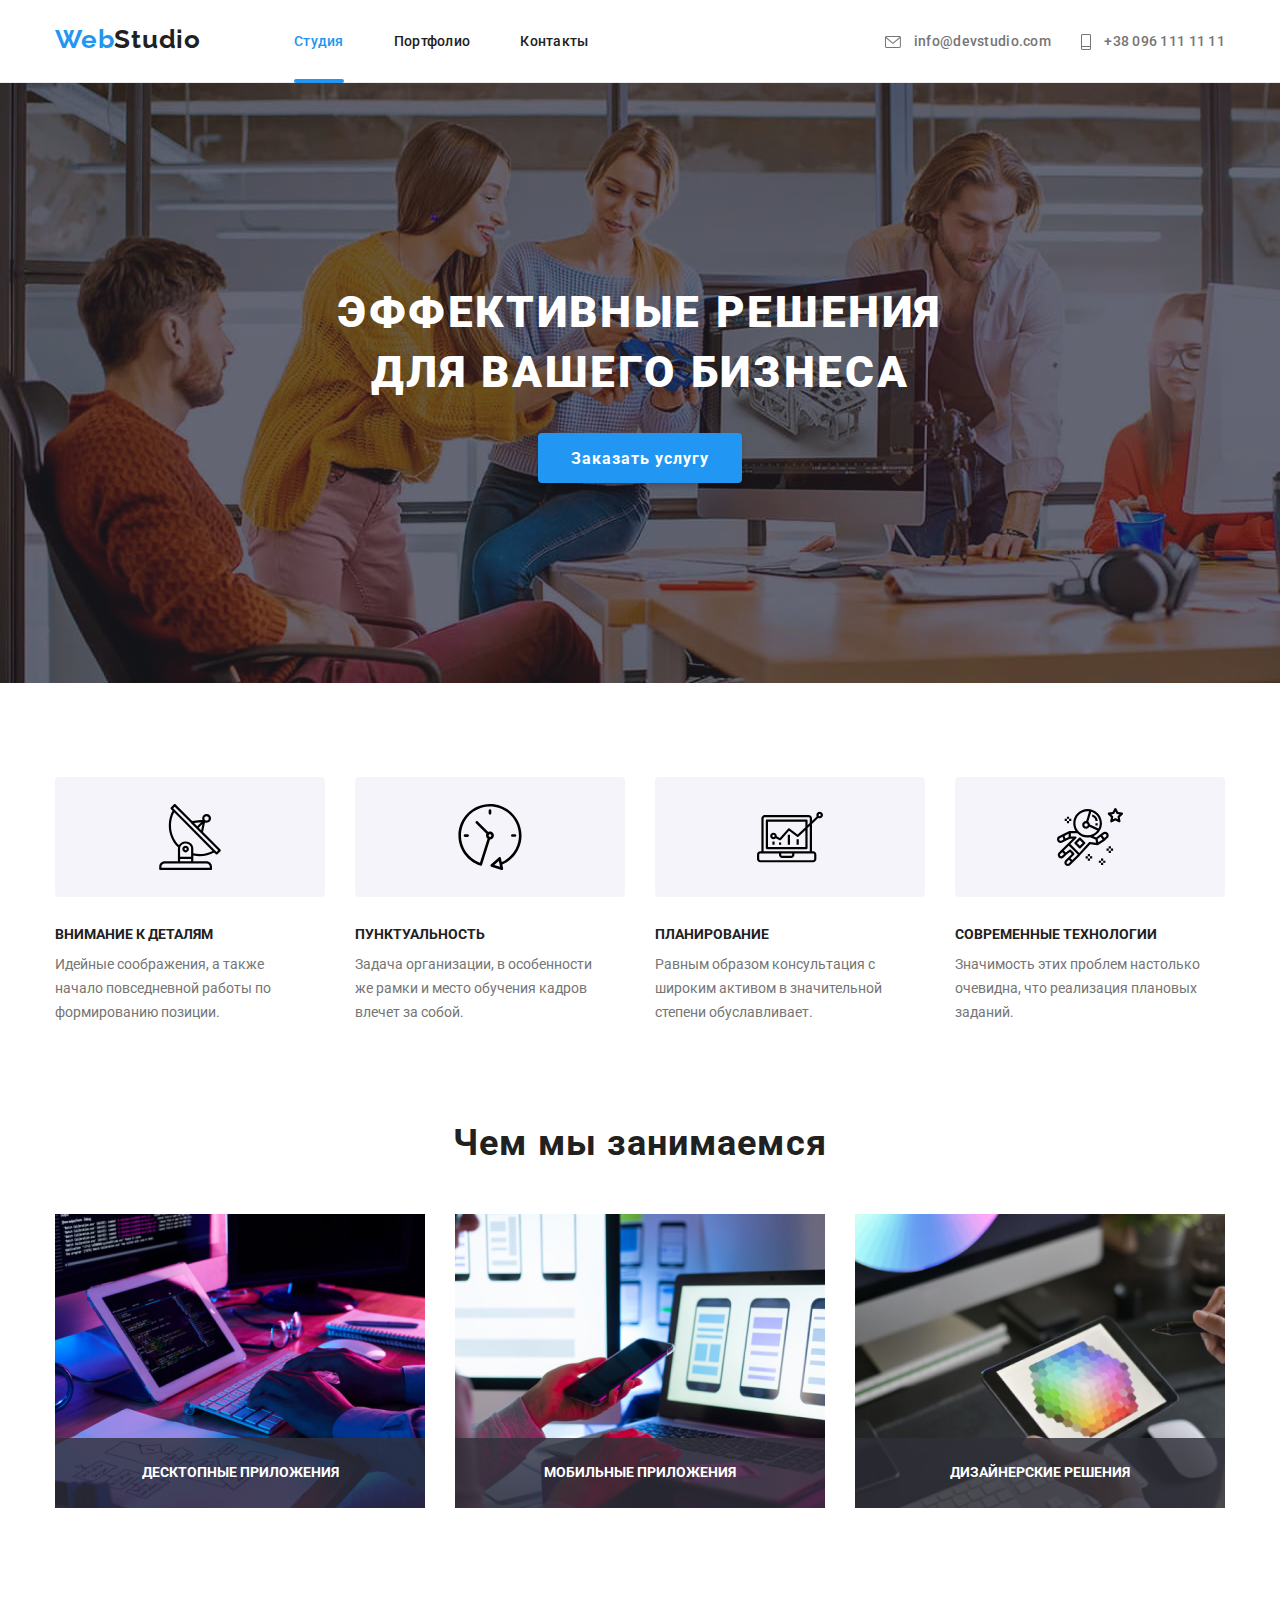
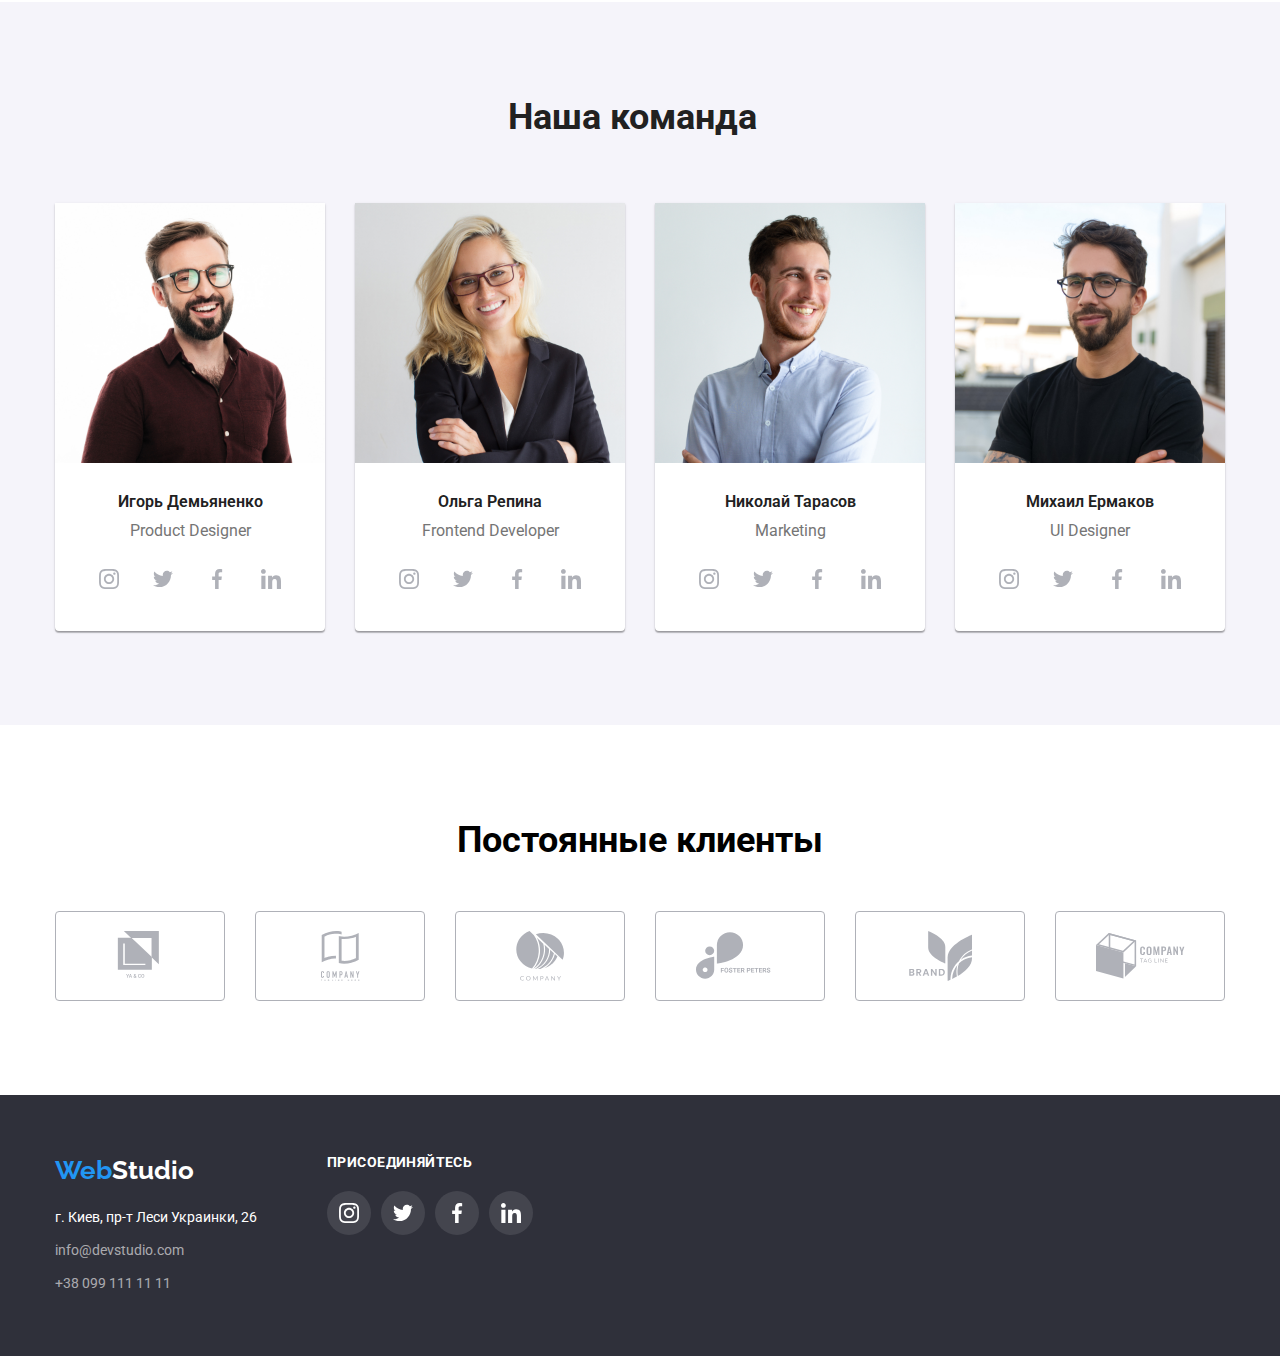
<file: index.html>
<!DOCTYPE html>
<html lang="ru">
    <head>
        <meta charset="UTF-8">
        <meta name="viewport" content="width=device-width, initial-scale=1.0">
        <title lang="en">WebStudio</title>
        <link rel="stylesheet" href="https://cdnjs.cloudflare.com/ajax/libs/modern-normalize/1.0.0/modern-normalize.min.css">
        <link rel="stylesheet" href="https://fonts.googleapis.com/css2?family=Raleway:wght@700&family=Roboto:wght@400;500;700;900&display=swap">
        <link rel="stylesheet" href="https://cdnjs.cloudflare.com/ajax/libs/animate.css/4.1.1/animate.min.css" />
        <link rel="stylesheet" href="./style.css">
    </head>
    <!--Header-->
    <body class="general-style">
        <header class="header-style">
            <div class="header-container nav-container">
                <nav class="">
                    <ul class="list nav-list">
                        <li class="logo-header-position">
                            <a href="./index.html" lang="en" class="logo-header">Web<span class="logo-black">Studio</span></a>
                        </li>
                        <li class="nav-position">
                            <div class="accent-line">
                                <a href="./index.html" class="navigate studio current">Студия</a>
                            </div>
                        </li>
                        <li class="nav-position">
                            <div class="accent-line">
                                <a href="./portfolio-folder/portfolio.html" target="_blank"
                                class="navigate portfolio">Портфолио</a>
                            </div>
                        </li>
                        <li class="nav-position">
                            <div class="accent-line">
                                <a href="#" class="navigate contacts">Контакты</a>
                            </div>
                        </li>
                    </ul>
                </nav>
                <ul class="list contacts-list">
                    <li class="contact-item">
                        <a class="link contact-container" href="mailto:info@devstudio.com">
                            <svg class="mail-icon">
                                <use href="./css/sprite.svg#icon-envelope_header"></use>
                            </svg>
                            info@devstudio.com
                        </a>
                    </li>
                    <li class="contact-item">
                        <a class="link contact-container" href="tel:+380961111111">
                            <svg class="tel-icon">
                                <use href="./css/sprite.svg#icon-cellphone_header"></use>
                            </svg>
                            +38 096 111 11 11
                        </a>
                    </li>
                </ul>
            </div>
        </header>
            <!--Hero-->
            <!--Первая секция-->
        <main>   
            <section class="first-section">
                <div class="first-container">
                    <h1 class="h1-style">Эффективные решения для вашего бизнеса</h1>
                    <div class="first-btn-style">
                        <button type="button" class="btn-order" data-modal-open>Заказать услугу</button>
                    </div>
                </div>
            </section>
            <!--Вторая секция-->
            <section class="second-section">
                <div class="second-container">
                    <h2 class="invisible">Сильные стороны компании</h2>
                    <ul class="list strengths-position">
                        <li class="strengths-item">
                            <div class="strengths-bg">
                                <svg class="attention-icon" width="70" height="70">
                                    <use href="./css/sprite.svg#icon-attention_img"></use>
                                </svg>
                            </div>
                            <h3 class="strengths-title">Внимание к деталям</h3>
                            <p class="strengths-text text-at">
                            Идейные соображения, а также начало повседневной работы 
                            по формированию позиции.
                            </p>
                        </li>
                        <li class="strengths-item">
                            <div class="strengths-bg">
                                <svg class="punctuality-icon" width="70" height="70">
                                    <use href="./css/sprite.svg#icon-punctual_img"></use>
                                </svg>
                            </div>
                            <h3 class="strengths-title">Пунктуальность</h3>
                            <p class="strengths-text text-pt">
                                Задача организации, в особенности же рамки 
                                и место обучения кадров влечет за собой.
                            </p>
                        </li>
                        <li class="strengths-item">
                            <div class="strengths-bg">
                                <svg class="planning-icon" width="70" height="70">
                                    <use href="./css/sprite.svg#icon-planning_img"></use>
                                </svg>
                            </div>
                            <h3 class="strengths-title">Планирование</h3>
                            <p class="strengths-text text-pl">
                                Равным образом консультация с широким 
                                активом в значительной степени обуславливает.
                            </p>
                        </li>
                        <li class="strengths-item">
                            <div class="strengths-bg">
                                <svg class="modern-techs-icon" width="70" height="70">
                                    <use href="./css/sprite.svg#icon-modern_img"></use>
                                </svg>
                            </div>
                            <h3 class="strengths-title">Современные технологии</h3>
                            <p class="strengths-text text-mt">
                                Значимость этих проблем настолько 
                                очевидна, что реализация плановых заданий.
                            </p>
                        </li>
                    </ul>
                </div>
            </section>
            <!--Третья секция-->
            <section class="third-section">
                <div class="third-container">  
                    <h2 class="activity-title">Чем мы занимаемся</h2>
                    <ul class="list activity-list">
                        <li class="img-position">
                            <div class="thumb">
                                <img class="activity-img" src="./css/specin/img.jpg" alt="набор на клавиатуре">
                                <p class="activity-text">Десктопные приложения</p>
                            </div>
                        </li>
                        <li class="img-position">
                            <div class="thumb">
                                <img class="activity-img" src="./css/specin/img-1.jpg" alt="работа на ноут-буке с телефоном в руке">
                                <p class="activity-text">Мобильные приложения</p>
                            </div>
                        </li>
                        <li class="img-position">
                            <div class="thumb">
                                <img class="activity-img" src="./css/specin/img-2.jpg" alt="работа с планшетом">
                                <p class="activity-text">Дизайнерские решения</p>
                            </div>
                        </li>
                    </ul>
                </div>
            </section>

            <!--Четвертая секция-->

            <section class="fourth-section">
                <div class="fourth-container">
                    <h2 class="team-title">Наша команда</h2>
                    <ul class="list team-position">
                        <li class="team-item">
                        <div>
                            <img src="./css/ourteam/igor.jpg" alt="Игорь Демьяненко" width="270"
                            height="260">
                            <h3 class="text-link">
                                Игорь Демьяненко
                            </h3>
                            <p lang="en" class="text-p">Product Designer</p>
                            <ul class="list social-list">
                                <li class="">
                                    <a class="link social-list-link" href="#">
                                        <svg class="social-list-icon">
                                            <use href="./css/sprite.svg#icon-instagram_img"></use>
                                        </svg>
                                    </a>
                                </li>
                                <li class="">
                                    <a class="link social-list-link" href="#">
                                        <svg class="social-list-icon">
                                            <use href="./css/sprite.svg#icon-twitter_img"></use>
                                        </svg>
                                    </a>
                                </li>
                                <li class="">
                                    <a class="link social-list-link" href="#">
                                        <svg class="social-list-icon">
                                            <use href="./css/sprite.svg#icon-facebook_img"></use>
                                        </svg>
                                    </a>
                                </li>
                                <li class="">
                                    <a class="link social-list-link" href="#">
                                        <svg class="social-list-icon">
                                            <use href="./css/sprite.svg#icon-linkedin_img"></use>
                                        </svg>
                                    </a>
                                </li>
                            </ul>
                        </div>
                        </li>
                        <li class="team-item">
                            <div class="team-link"><img src="./css/ourteam/olga.jpg" alt="Ольга Репина" width="270"
                                    height="260">
                                <h3 class="text-link">
                                    Ольга Репина
                                </h3>
                                <p lang="en" class="text-p">Frontend Developer</p>
                                <ul class="list social-list">
                                <li class="">
                                    <a class="link social-list-link" href="#">
                                        <svg class="social-list-icon">
                                            <use href="./css/sprite.svg#icon-instagram_img"></use>
                                        </svg>
                                    </a>
                                </li>
                                <li class="">
                                    <a class="link social-list-link" href="#">
                                        <svg class="social-list-icon">
                                            <use href="./css/sprite.svg#icon-twitter_img"></use>
                                        </svg>
                                    </a>
                                </li>
                                <li class="">
                                    <a class="link social-list-link" href="#">
                                        <svg class="social-list-icon">
                                            <use href="./css/sprite.svg#icon-facebook_img"></use>
                                        </svg>
                                    </a>
                                </li>
                                <li class="">
                                    <a class="link social-list-link" href="#">
                                        <svg class="social-list-icon">
                                            <use href="./css/sprite.svg#icon-linkedin_img"></use>
                                        </svg>
                                    </a>
                                </li>
                                </ul>
                            </div>
                        </li>
                        <li class="team-item">
                            <div class="team-link"><img src="./css/ourteam/nikolai.jpg" alt="Николай Тарасов" width="270"
                                    height="260">
                                <h3 class="text-link">
                                    Николай Тарасов
                                </h3>
                                <p lang="en" class="text-p">Marketing</p>
                                <ul class="list social-list">
                                    <li class="">
                                        <a class="link social-list-link" href="#">
                                            <svg class="social-list-icon">
                                                <use href="./css/sprite.svg#icon-instagram_img"></use>
                                            </svg>
                                        </a>
                                    </li>
                                    <li class="">
                                        <a class="link social-list-link" href="#">
                                            <svg class="social-list-icon">
                                                <use href="./css/sprite.svg#icon-twitter_img"></use>
                                            </svg>
                                        </a>
                                    </li>
                                    <li class="">
                                        <a class="link social-list-link" href="#">
                                            <svg class="social-list-icon">
                                                <use href="./css/sprite.svg#icon-facebook_img"></use>
                                            </svg>
                                        </a>
                                    </li>
                                    <li class="">
                                        <a class="link social-list-link" href="#">
                                            <svg class="social-list-icon">
                                                <use href="./css/sprite.svg#icon-linkedin_img"></use>
                                            </svg>
                                        </a>
                                    </li>
                                </ul>
                            </div>
                        </li>
                        <li class="team-item">
                            <div class="team-link"><img src="./css/ourteam/michail.jpg" alt="Михаил Ермаков" width="270"
                                    height="260">
                                <h3 class="text-link">
                                    Михаил Ермаков
                                </h3>
                                <p lang="en" class="text-p">UI Designer</p>
                                <ul class="list social-list">
                                    <li class="">
                                        <a class="link social-list-link" href="#">
                                            <svg class="social-list-icon">
                                                <use href="./css/sprite.svg#icon-instagram_img"></use>
                                            </svg>
                                        </a>
                                    </li>
                                    <li class="">
                                        <a class="link social-list-link" href="#">
                                            <svg class="social-list-icon">
                                                <use href="./css/sprite.svg#icon-twitter_img"></use>
                                            </svg>
                                        </a>
                                    </li>
                                    <li class="">
                                        <a class="link social-list-link" href="#">
                                            <svg class="social-list-icon">
                                                <use href="./css/sprite.svg#icon-facebook_img"></use>
                                            </svg>
                                        </a>
                                    </li>
                                    <li class="">
                                        <a class="link social-list-link" href="#">
                                            <svg class="social-list-icon">
                                                <use href="./css/sprite.svg#icon-linkedin_img"></use>
                                            </svg>
                                        </a>
                                    </li>
                                </ul>
                            </div>
                        </li>
                    </ul>
                </div>
            </section>

            <!--Пятая секция-->

            <section class="fifth-section">
                <div class="fifth-container">
                    <h2 class="clients-title">Постоянные клиенты</h2>
                    <ul class="list clients-position">
                        <li class="clients-item">
                            <a class="link clients-link" href="#">
                                <svg class="clients-icon">
                                    <use
                                        href="./css/sprite.svg#icon-yaco_client_img"
                                    ></use>
                                </svg>
                            </a>
                        </li>
                        <li class="clients-item">
                            <a class="link clients-link" href="#">
                                <svg class="clients-icon">
                                    <use
                                        href="./css/sprite.svg#icon-tagline_client_img"
                                    ></use>
                                </svg>
                            </a>
                        </li>
                        <li class="clients-item">
                            <a class="link clients-link" href="#">
                                <svg class="clients-icon">
                                    <use
                                        href="./css/sprite.svg#icon-company_client_img"
                                    ></use>
                                </svg>
                            </a>
                        </li>
                        <li class="clients-item">
                            <a class="link clients-link" href="#">
                                <svg class="clients-icon">
                                    <use
                                        href="./css/sprite.svg#icon-fosters_client_img"
                                    ></use>
                                </svg>
                            </a>
                        </li>
                        <li class="clients-item">
                            <a class="link clients-link" href="#">
                                <svg class="clients-icon">
                                    <use
                                        href="./css/sprite.svg#icon-brand_client_img"
                                    ></use>
                                </svg>
                            </a>
                        </li>
                        <li class="clients-item">
                            <a class="link clients-link" href="#">
                                <svg class="clients-icon">
                                    <use
                                        href="./css/sprite.svg#icon-sixth_client_img"
                                    ></use>
                                </svg>
                            </a>
                        </li>
                    </ul>
                </div>
            </section>
        </main>

        <!--Подвал-->

        <footer class="footer-section">
            <div class="footer-container">
                <div class="footer-left">
                    <a href="./index.html" lang="en" class="logo-footer">Web<span class="logowhite">Studio</span></a>
                    <address>
                        <ul class="list">
                            <li class="footer-position">
                                <a class="footer-item maps-ft" href="https://goo.gl/maps/K3a9Xga9qzkyoFFn6" target="_blank">
                                    г. Киев, пр-т Леси Украинки, 26
                                </a>
                            </li>
                            <li class="footer-position">
                                <a class="footer-item mail-ft" href="mailto:info@devstudio.com">info@devstudio.com</a>
                            </li>
                            <li class="footer-position">
                                <a class="footer-item tel-ft" href="tel:+380991111111">+38 099 111 11 11</a>
                            </li>
                        </ul>
                    </address>
                </div>
                <div class="footer-right">
                    <h3 class="footer-join">присоединяйтесь</h3>
                    <ul class="list social-list-ft">
                        <li class="icons-position-ft">
                            <a class="link social-link-ft" href="#">
                                <svg class="social-icon-ft">
                                    <use href="./css/sprite.svg#icon-instagram_img"></use>
                                </svg>
                            </a>
                        </li>
                        <li class="icons-position-ft">
                            <a class="link social-link-ft" href="#">
                                <svg class="social-icon-ft">
                                    <use href="./css/sprite.svg#icon-twitter_img"></use>
                                </svg>
                            </a>
                        </li>
                        <li class="icons-position-ft">
                            <a class="link social-link-ft" href="#">
                                <svg class="social-icon-ft">
                                    <use href="./css/sprite.svg#icon-facebook_img"></use>
                                </svg>
                            </a>
                        </li>
                        <li class="icons-position-ft">
                            <a class="link social-link-ft" href="#">
                                <svg class="social-icon-ft">
                                    <use href="./css/sprite.svg#icon-linkedin_img"></use>
                                </svg>
                            </a>
                        </li>
                    </ul>
                </div>
            </div>
        </footer>
        <div class="backdrop is-hidden" data-modal>
            <div class="modal">
                <svg class="modal-img">
                    <use href="./css/sprite.svg#icon-close"></use>
                </svg>
                <button type="button" class="modal-close-btn" data-modal-close></button>
            </div>
        </div>

        <script src="./js/modal.js"></script>
    </body>
</html>
</file>
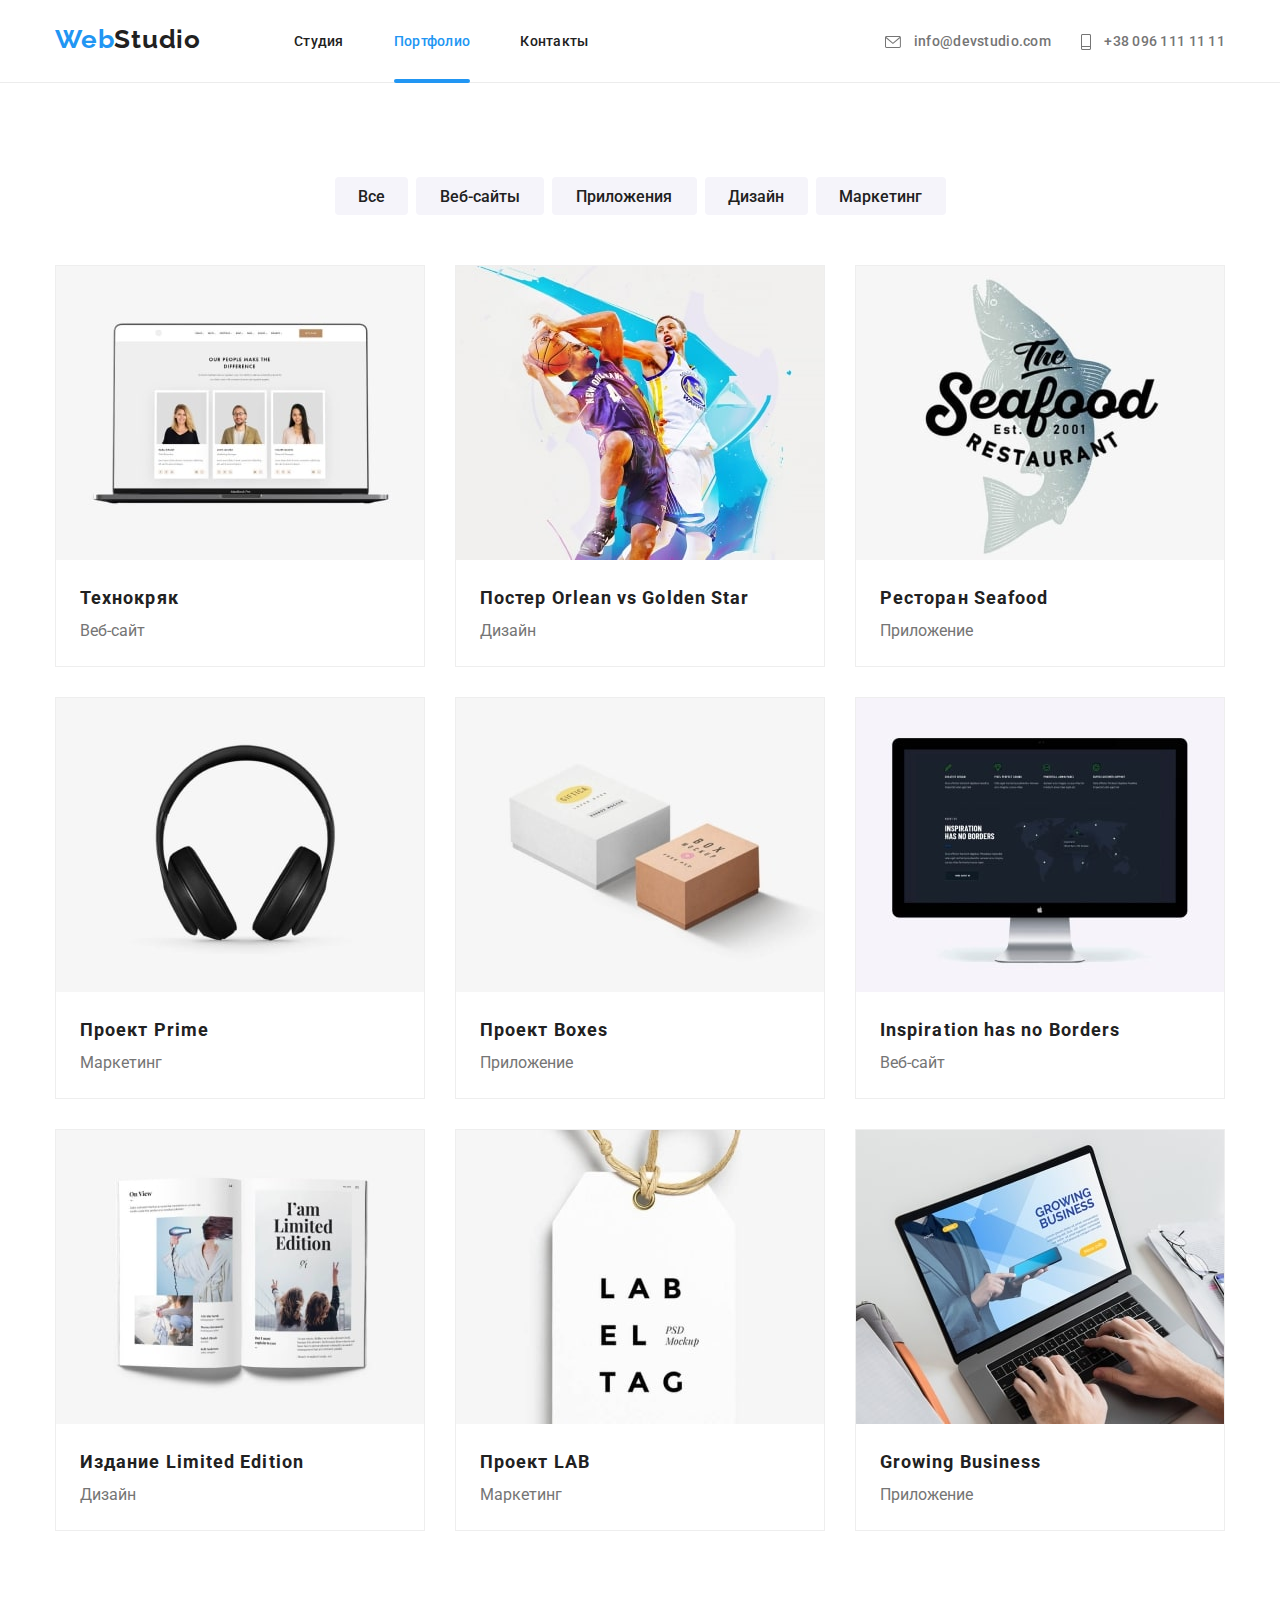
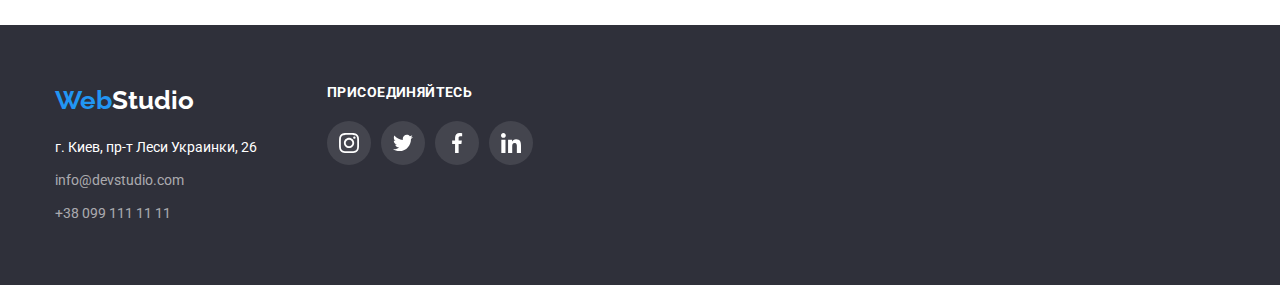
<file: portfolio-folder/portfolio.html>
<!DOCTYPE html>
<html lang="ru">
<head>
    <meta charset="UTF-8">
    <meta name="viewport" content="width=device-width, initial-scale=1.0">
    <title>Portfolio</title>
    <link rel="stylesheet" href="https://fonts.googleapis.com/css2?family=Raleway:wght@700&family=Roboto:wght@400;500;700;900&display=swap">
    <link rel="stylesheet" href="https://cdnjs.cloudflare.com/ajax/libs/modern-normalize/1.0.0/modern-normalize.min.css" />
    <link rel="stylesheet" href="../style.css">
</head>
    <!--Header-->
    <body class="general-style">
        <header class="header-style">
            <div class="header-container nav-container">
                <nav class="">
                    <ul class="list nav-list">
                        <li class="logo-header-position">
                            <a href="../index.html" lang="en" class="logo-header">Web<span class="logo-black">Studio</span></a>
                        </li>
                        <li class="nav-position">
                            <div class="accent-line">
                                <a href="../index.html" class="navigate studio">Студия</a>
                            </div>
                        </li>
                        <li class="nav-position">
                            <div class="accent-line">
                                <a href="../portfolio-folder/portfolio.html" class="navigate portfolio current">Портфолио</a>
                            </div>
                        </li>
                        <li class="nav-position">
                            <div class="accent-line">
                                <a href="#" class="navigate contacts">Контакты</a>
                            </div>
                        </li>
                    </ul>
                </nav>
                <ul class="list contacts-list">
                    <li class="contact-item">
                        <a class="link contact-container" href="mailto:info@devstudio.com">
                            <svg class="mail-icon">
                                <use href="../css/sprite.svg#icon-envelope_header"></use>
                            </svg>
                            info@devstudio.com
                        </a>
                    </li>
                    <li class="contact-item">
                        <a class="link contact-container" href="tel:+380961111111">
                            <svg class="tel-icon">
                                <use href="../css/sprite.svg#icon-cellphone_header"></use>
                            </svg>
                            +38 096 111 11 11
                        </a>
                    </li>
                </ul>
            </div>
        </header>
        <!--Hero-->
        <main>
            <section class="portfolio-section">
                <div class="portfolio-container">
                    <h1 class="invisible">Ряд кнопок</h1>
                    <ul class="list btn-position">
                        <li class="btn-item">
                            <button type="button" class="btn all">Все</button>
                        </li>
                        <li class="btn-item">
                            <button type="button" class="btn sites">Веб-сайты</button>
                        </li>
                        <li class="btn-item">
                            <button type="button" class="btn apps">Приложения</button>
                        </li>
                        <li class="btn-item">
                            <button type="button" class="btn design">Дизайн</button>
                        </li>
                        <li class="btn-item">
                            <button type="button" class="btn marketing">Маркетинг</button>
                        </li>
                    </ul>
                    <h2 class="invisible">Примеры работ</h2>
                    <ul class="card-set">
                        <li class="card">
                            <a href="#">
                                <div class="card-box">
                                    <div class="overlay-box">
                                        <p class="overlay-text">
                                            Технокряк это современная 
                                            площадка распространения 
                                            коронавируса. Компании 
                                            используют эту платформу для 
                                            цифрового шпионажа и атак на 
                                            защищённые сервера конкурентов.
                                        </p>
                                    </div>
                                    <img src="./portfolio-css/port-img.jpg" alt="Постер Сайта Технокряк">
                                </div>
                                <div class="card-text">
                                    <h2 class="work-text">Технокряк</h2>
                                    <p class="work-type">Веб-сайт</p>
                                </div>
                            </a>
                        </li>
                        <li class="card">
                            <a href="#">
                                <div class="card-box">
                                    <div class="overlay-box">
                                        <p class="overlay-text">
                                            Технокряк это современная
                                            площадка распространения
                                            коронавируса. Компании
                                            используют эту платформу для
                                            цифрового шпионажа и атак на
                                            защищённые сервера конкурентов.
                                        </p>
                                    </div>
                                    <img src="./portfolio-css/port-img-1.jpg" alt="Постер New Orlean vs Golden Star">
                                </div>
                                <div class="card-text">
                                    <h2 class="work-text">Постер <span lang="en">Orlean vs Golden Star</span></h2>
                                    <p class="work-type">Дизайн</p>
                                </div>
                            </a>
                        </li>
                        <li class="card">
                            <a href="#">
                                <div class="card-box">
                                    <div class="overlay-box">
                                        <p class="overlay-text">
                                            Технокряк это современная
                                            площадка распространения
                                            коронавируса. Компании
                                            используют эту платформу для
                                            цифрового шпионажа и атак на
                                            защищённые сервера конкурентов.
                                        </p>
                                    </div>
                                    <img src="./portfolio-css/port-img-2.jpg" alt="Постер Ресторана Seafood">
                                </div>
                                <div class="card-text">
                                    <h2 class="work-text">Ресторан <span lang="en">Seafood</span></h2>
                                    <p class="work-type">Приложение</p>
                                </div>
                            </a>
                        </li>
                        <li class="card">
                            <a href="#">
                                <div class="card-box">
                                    <div class="overlay-box">
                                        <p class="overlay-text">
                                            Технокряк это современная
                                            площадка распространения
                                            коронавируса. Компании
                                            используют эту платформу для
                                            цифрового шпионажа и атак на
                                            защищённые сервера конкурентов.
                                        </p>
                                    </div>
                                    <img src="./portfolio-css/port-img-3.jpg" alt="Наушники черные">
                                </div>
                                <div class="card-text">
                                    <h2 class="work-text">Проект <span lang="en">Prime</span></h2>
                                    <p class="work-type">Маркетинг</p>
                                </div>
                            </a>
                        </li>
                        <li class="card">
                            <a href="#">
                                <div class="card-box">
                                    <div class="overlay-box">
                                        <p class="overlay-text">
                                            Технокряк это современная
                                            площадка распространения
                                            коронавируса. Компании
                                            используют эту платформу для
                                            цифрового шпионажа и атак на
                                            защищённые сервера конкурентов.
                                        </p>
                                    </div>
                                    <img src="./portfolio-css/port-img-4.jpg" alt="Две коробки, белая и коричневая">
                                </div>
                                <div class="card-text">
                                    <h2 class="work-text">Проект <span lang="en">Boxes</span></h2>
                                    <p class="work-type">Приложение</p>
                                </div>
                            </a>
                        </li>
                        <li class="card">
                            <a href="#">
                                <div class="card-box">
                                    <div class="overlay-box">
                                        <p class="overlay-text">
                                            Технокряк это современная
                                            площадка распространения
                                            коронавируса. Компании
                                            используют эту платформу для
                                            цифрового шпионажа и атак на
                                            защищённые сервера конкурентов.
                                        </p>
                                    </div>
                                    <img src="./portfolio-css/port-img-5.jpg" alt="Монитор с открытой страницей сайта Inspiration has no Borders">
                                </div>
                                <div class="card-text">
                                    <h2 class="work-text"><span lang="en">Inspiration has no Borders</span></h2>
                                    <p class="work-type">Веб-сайт</p>
                                </div>
                            </a>
                        </li>
                        <li class="card">
                            <a href="#">
                                <div class="card-box">
                                    <div class="overlay-box">
                                        <p class="overlay-text">
                                            Технокряк это современная
                                            площадка распространения
                                            коронавируса. Компании
                                            используют эту платформу для
                                            цифрового шпионажа и атак на
                                            защищённые сервера конкурентов.
                                        </p>
                                    </div>
                                    <img src="./portfolio-css/port-img-6.jpg" alt="Раскрытая книга Издание Limited Edition">
                                </div>
                                <div class="card-text">
                                    <h2 class="work-text">Издание <span lang="en">Limited Edition</span></h2>
                                    <p class="work-type">Дизайн</p>
                                </div>
                            </a>
                        </li>
                        <li class="card">
                            <a href="#">
                                <div class="card-box">
                                    <div class="overlay-box">
                                        <p class="overlay-text">
                                            Технокряк это современная
                                            площадка распространения
                                            коронавируса. Компании
                                            используют эту платформу для
                                            цифрового шпионажа и атак на
                                            защищённые сервера конкурентов.
                                        </p>
                                    </div>
                                    <img src="./portfolio-css/port-img-7.jpg" alt="Бирка LABELTAG">
                                </div>
                                <div class="card-text">
                                    <h2 class="work-text">Проект <span lang="en">LAB</span></h2>
                                    <p class="work-type">Маркетинг</p>
                                </div>
                            </a>
                        </li>
                        <li class="card">
                            <a href="#">
                                <div class="card-box">
                                    <div class="overlay-box">
                                        <p class="overlay-text">
                                            Технокряк это современная
                                            площадка распространения
                                            коронавируса. Компании
                                            используют эту платформу для
                                            цифрового шпионажа и атак на
                                            защищённые сервера конкурентов.
                                        </p>
                                    </div>
                                    <img src="./portfolio-css/port-img-8.jpg" alt="Набор на клавиатуре ноутбука">
                                </div>
                                <div class="card-text">
                                    <h2 class="work-text"><span lang="en">Growing Business</span></h2>
                                    <p class="work-type">Приложение</p>
                                </div>
                            </a>
                        </li>
                    </ul>
                </div>
            </section>
        </main>
        <!--Подвал-->
        <footer class="footer-section">
            <div class="footer-container">
                <div class="footer-left">
                    <a href="../index.html" lang="en" class="logo-footer">Web<span class="logowhite">Studio</span></a>
                    <address>
                        <ul class="list">
                            <li class="footer-position">
                                <a class="footer-item maps-ft" href="https://goo.gl/maps/K3a9Xga9qzkyoFFn6" target="_blank">
                                    г. Киев, пр-т Леси Украинки, 26
                                </a>
                            </li>
                            <li class="footer-position">
                                <a class="footer-item mail-ft" href="mailto:info@devstudio.com">info@devstudio.com</a>
                            </li>
                            <li class="footer-position">
                                <a class="footer-item tel-ft" href="tel:+380991111111">+38 099 111 11 11</a>
                            </li>
                        </ul>
                    </address>
                </div>
                <div class="footer-right">
                    <h3 class="footer-join">присоединяйтесь</h3>
                    <ul class="list social-list-ft">
                        <li class="icons-position-ft">
                            <a class="link social-link-ft" href="#">
                                <svg class="social-icon-ft">
                                    <use href="../css/sprite.svg#icon-instagram_img"></use>
                                </svg>
                            </a>
                        </li>
                        <li class="icons-position-ft">
                            <a class="link social-link-ft" href="#">
                                <svg class="social-icon-ft">
                                    <use href="../css/sprite.svg#icon-twitter_img"></use>
                                </svg>
                            </a>
                        </li>
                        <li class="icons-position-ft">
                            <a class="link social-link-ft" href="#">
                                <svg class="social-icon-ft">
                                    <use href="../css/sprite.svg#icon-facebook_img"></use>
                                </svg>
                            </a>
                        </li>
                        <li class="icons-position-ft">
                            <a class="link social-link-ft" href="#">
                                <svg class="social-icon-ft">
                                    <use href="../css/sprite.svg#icon-linkedin_img"></use>
                                </svg>
                            </a>
                        </li>
                    </ul>
                </div>
            </div>
        </footer>
    </body>
</html>
</file>
<file: style.css>
/* Кастомные CSS свойства (переменные) */
/* Основной цвет текста #757575 */
/* Цвет текста заголовков #212121 */
/* Акцентный цвет текста #2196F3 */
/* Цвет текста  основного заголовка #FFFFFF */
/* Цвет основного фона #E5E5E5
/* Цвет фона шапки #FFFFFF */
/* Цвет фона основного заголовка #2F303A;
/* Цвет фона команды и кнопок #F5F4FA */
/* Цвет фона футера #2F303A */

/* Здесь начало кода */
:root {
  --primary-text-color: #757575;
  --title-text-color: #212121;
  --accent-text-color: #2196f3;
  --footer-address-color: rgba(255, 255, 255, 0.6);
  --general-background-color: #e5e5e5;
  --header-background-color: #ffffff;
  --order-background-color: #2f303a;
  --team-background-color: #f5f4fa;
  --portfolio-border-color: #eeeeee;
  --links-background-color: #afb1b8;
  --vector-color: #000000;
}

* {
  box-sizing: border-box;
}

h1,
h2,
h3,
h4,
h5,
h6,
p {
  margin: 0;
}
ul,
ol {
  margin: 0;
  padding: 0;
}
img {
  display: block;
}
button :hover {
  cursor: pointer;
}
.list {
  list-style: none;
}
.link {
  text-decoration: none;
}

.general-style {
  font-family: Roboto;
  font-style: normal;
}

/* display: none; */
.invisible {
  position: absolute;
  width: 1px;
  height: 1px;
  margin: -1px;
  padding: 0;
  overflow: hidden;
  border: 0;
  clip: rect(0 0 0 0);
}

/* top line bg */
.header-style {
  background: var(--header-background-color);
  border-bottom: 1px solid #ececec;
}

.header-container {
  display: flex;
  align-items: center;
  justify-content: space-between;
}

.nav-container {
  padding: 0 15px;
  margin: 0 auto;
  width: 1230px;
}

/* WebStudio-header */
.logo-header {
  text-decoration: none;
  width: 145px;
  height: 31px;

  font-family: Raleway;
  font-weight: 700;
  font-size: 26px;
  line-height: 1.2;
  letter-spacing: 0.03em;
  color: var(--accent-text-color);
}

.logo-header-position {
  padding-top: 24px;
  padding-bottom: 25px;
  margin-right: 93px;
}

.logo-black {
  color: var(--title-text-color);
}

.nav-list {
  display: flex;
  padding-left: 15px;
}

.nav-position {
  padding-top: 32px;
  padding-bottom: 32px;
}

.nav-position:not(:last-child) {
  margin-right: 50px;
}

.accent-line {
  position: relative;
}

.navigate {
  text-decoration: none;
  font-weight: 500;
  font-size: 14px;
  line-height: 1.14;
  letter-spacing: 0.02em;
  color: var(--title-text-color);

  transition-property: color;
  transition-duration: 250ms;
  transition-timing-function: cubic-bezier(0.4, 0, 0.2, 1);
}

.navigate:hover,
.navigate:focus {
  color: var(--accent-text-color);
}

/* Студия */
.studio {
  width: 49px;
}

/* Портфолио */
.portfolio {
  width: 77px;
}

.current {
  color: var(--accent-text-color);
}

.current::after {
  position: absolute;
  content: "";
  display: block;
  left: 0;
  margin-top: 29px;
  width: 100%;
  height: 4px;
  border-radius: 2px;
  background-color: var(--accent-text-color);
}

/* Контакты */
/*  mail+tel */

.contacts-list {
  margin-left: auto;
  display: flex;
  padding-right: 15px;
}

.contact-item:not(:last-child) {
  margin-right: 30px;
}

.contact-container {
  font-weight: 500;
  font-size: 14px;
  line-height: 1.14;
  letter-spacing: 0.02em;
  color: var(--primary-text-color);

  transition-property: color;
  transition-duration: 250ms;
  transition-timing-function: cubic-bezier(0.4, 0, 0.2, 1);
}

/* info@devstudio.com */
.mail-icon {
  width: 16px;
  height: 12px;
  vertical-align: middle;
  fill: var(--primary-text-color);
  margin-right: 10px;

  transition-property: fill;
  transition-duration: 250ms;
  transition-timing-function: cubic-bezier(0.4, 0, 0.2, 1);
}

/* +38 096 111 11 11 */

.tel-icon {
  width: 10px;
  height: 16px;
  vertical-align: middle;
  fill: var(--primary-text-color);
  margin-right: 10px;

  transition-property: fill;
  transition-duration: 250ms;
  transition-timing-function: cubic-bezier(0.4, 0, 0.2, 1);
}

.contact-container:hover,
.contact-container:focus {
  color: var(--accent-text-color);
}

.contact-container:hover .mail-icon,
.contact-container:focus .mail-icon,
.contact-container:hover .tel-icon,
.contact-container:focus .tel-icon {
  fill: var(--accent-text-color);
}

/*Первая секция*/
/* Background */
.first-section {
  max-width: 1600px;
  margin: 0 auto;
  padding-top: 200px;
  padding-bottom: 200px;
  max-width: 1600px;
  background-color: var(--order-background-color);
  background-image: linear-gradient(
      rgba(47, 48, 58, 0.4),
      rgba(47, 48, 58, 0.4)
    ),
    url("./css/studio_bg_img.jpg");
  background-repeat: no-repeat;
  background-size: cover;
}

.first-container {
  width: 1230px;
  margin: 0 auto;
  padding-left: 15px;
  padding-right: 15px;
}

/* Эффективные решения для вашего бизнеса */
.h1-style {
  width: 696px;
  height: 120px;
  margin: 0 auto;

  font-weight: 900;
  font-size: 44px;
  line-height: 1.36;

  letter-spacing: 0.06em;
  text-transform: uppercase;
  text-align: center;
  color: var(--header-background-color);
}

/* Button Заказать услугу */
.first-btn-style {
  margin-top: 30px;
  padding: 0;
  text-align: center;
}

.btn-order {
  cursor: pointer;
  text-decoration: none;
  min-width: 200px;
  height: 50px;
  padding: 10px 32px;
  margin: 0 auto;

  text-align: center;
  font-weight: 700;
  font-size: 16px;
  line-height: 1.87;
  letter-spacing: 0.06em;

  background-color: var(--accent-text-color);
  color: var(--header-background-color);
  box-shadow: 0px 4px 4px rgba(0, 0, 0, 0.15);
  border-radius: 4px;
  border: 1px solid transparent;
}

/* Вторая секция */

.second-section {
  padding-top: 79px;
  padding-bottom: 79px;
}

.second-container {
  text-align: left;
  padding-left: 15px;
  padding-right: 15px;
  margin: 0 auto;
  width: 1230px;
}

.strengths-position {
  display: flex;
  justify-content: center;
}

.strengths-item {
  width: 270px;
  margin: 15px;
}

.strengths-bg {
  display: flex;
  justify-content: center;
  margin: 0 auto;
  width: 270px;
  height: 120px;
  padding: 25px 102px;
  background-color: var(--team-background-color);
  border-radius: 4px;
}

.strengths-title {
  width: 270px;
  height: 16px;
  margin-top: 30px;
  font-weight: 700;
  font-size: 14px;
  line-height: 1.14;
  text-transform: uppercase;
  color: var(--title-text-color);
}

.strengths-text {
  margin-top: 10px;
  width: 270px;
  height: 75px;
  font-weight: 400;
  font-size: 14px;
  line-height: 1.7;
  color: var(--primary-text-color);
}

/* Внимание к деталям */
.text-at {
  max-width: 220px;
}

.text-pt {
  max-width: 240px;
}

.text-pl {
  max-width: 230px;
}

.text-mt {
  max-width: 250px;
}

/* Треться секция */

.third-section {
  padding-top: 0px;
  padding-bottom: 79px;
}

.third-container {
  width: 1230px;
  margin: 0 auto;
  padding-left: 15px;
  padding-right: 15px;
}

/* Чем мы занимаемся */

.activity-title {
  margin: 0 auto;
  width: 376px;
  height: 42px;
  white-space: nowrap;

  font-weight: 700;
  font-size: 36px;
  line-height: 42px;
  text-align: center;
  letter-spacing: 0.03em;
  color: var(--title-text-color);
}

/* img */

.activity-img {
  display: block;
  max-width: 100%;
  height: auto;
}

.activity-list {
  display: flex;
  margin-top: 35px;
}

.thumb {
  position: relative;
  overflow: hidden;
  margin: 15px;
}

.thumb > .activity-text {
  position: absolute;
  width: 100%;
  height: 70px;
  top: 224px;
  left: 0;
  padding: 27px 82px;

  font-weight: 700;
  font-size: 14px;
  line-height: 1.14;
  text-align: center;
  text-transform: uppercase;
  background-color: rgba(47, 48, 58, 0.8);
  color: var(--header-background-color);
}

/* Четвертая секция */

.fourth-section {
  max-width: 1600px;
  margin: 0 auto;
  background-color: var(--team-background-color);
  padding-top: 94px;
  padding-bottom: 79px;
}

.fourth-container {
  padding-left: 15px;
  padding-right: 15px;
  width: 1230px;
  margin: 0 auto;
}

.team-title {
  width: 264px;
  height: 42px;
  margin: 0 auto;

  font-weight: 700;
  font-size: 36px;
  line-height: 1.17;
  color: var(--title-text-color);
}

.team-position {
  display: flex;
  flex-direction: row;
  justify-content: space-between;
  margin-top: 50px;
}

.team-item {
  width: 270px;
  height: 428px;
  margin: 15px;
  padding-bottom: 30px;
  background: var(--header-background-color);

  box-shadow: 0px 1px 3px rgba(0, 0, 0, 0.12), 0px 1px 1px rgba(0, 0, 0, 0.14),
    0px 2px 1px rgba(0, 0, 0, 0.2);
  border-radius: 0px 0px 4px 4px;
}

.text-link {
  text-align: center;
  margin-top: 30px;
  font-weight: 600;
  font-size: 16px;
  line-height: 1.18;
  color: var(--title-text-color);
}

.text-p {
  text-align: center;
  margin-top: 10px;
  margin-bottom: 16px;
  font-weight: 400;
  font-size: 16px;
  line-height: 1.18;
  color: var(--primary-text-color);
}

.social-list {
  max-width: 206px;
  margin: 0 auto;
  display: flex;
  justify-content: space-between;
}

.social-list-link {
  display: flex;
  justify-content: center;
  align-items: center;
  width: 44px;
  height: 44px;
  border-radius: 50%;

  transition-property: background-color;
  transition-duration: 250ms;
  transition-timing-function: cubic-bezier(0.4, 0, 0.2, 1);
}

.social-list-icon {
  width: 20px;
  height: 20px;
  fill: var(--links-background-color);

  transition-property: fill;
  transition-duration: 250ms;
  transition-timing-function: cubic-bezier(0.4, 0, 0.2, 1);
}

.social-list-link:hover,
.social-list-link:focus {
  background-color: var(--accent-text-color);
}

.social-list-link:hover .social-list-icon,
.social-list-link:focus .social-list-icon {
  fill: var(--header-background-color);
}

/* Пятая секция */

.fifth-section {
  padding-top: 94px;
  padding-bottom: 79px;
}

.fifth-container {
  width: 1230px;
  margin: 0 auto;
  padding-left: 15px;
  padding-right: 15px;
}

.clients-title {
  margin: 0 auto;
  width: 390px;
  height: 42px;

  font-weight: 700;
  font-size: 36px;
  line-height: 1.17;
  text-align: center;
}

.clients-position {
  display: flex;
  justify-content: space-between;
  margin-top: 35px;
}

.clients-link {
  display: flex;
  justify-content: center;
  align-items: center;
  width: 170px;
  height: 90px;
  margin: 15px;
  border: 1px solid #afb1b8;
  border-radius: 4px;

  transition-property: border-color;
  transition-duration: 250ms;
  transition-timing-function: cubic-bezier(0.4, 0, 0.2, 1);
}

.clients-icon {
  width: 89px;
  height: 50px;
  fill: var(--links-background-color);

  transition-property: fill;
  transition-duration: 250ms;
  transition-timing-function: cubic-bezier(0.4, 0, 0.2, 1);
}

.clients-link:hover {
  border-color: var(--accent-text-color);
}

.clients-link:hover .clients-icon {
  fill: var(--accent-text-color);
}

.clients-link:focus {
  border-color: var(--accent-text-color);
}

.clients-link:focus .clients-icon {
  fill: var(--accent-text-color);
}

/* Footer */

.footer-section {
  max-width: 1600px;
  margin: 0 auto;
  padding-top: 60px;
  padding-bottom: 60px;
  background-color: var(--order-background-color);
}

.footer-container {
  display: flex;
  padding-left: 15px;
  padding-right: 15px;
  margin: 0 auto;
  width: 1230px;
}

.logo-footer {
  text-decoration: none;
  width: 145px;
  height: 31px;
  padding-left: 15px;
  margin: 0;

  font-family: Raleway;
  font-weight: 700;
  font-size: 26px;
  line-height: 1.19;
  color: var(--accent-text-color);
}

.logowhite {
  color: var(--header-background-color);
}

.footer-position {
  margin-top: 9px;
  margin-bottom: 0;
  margin-left: 0;
  margin-right: auto;
}

.footer-position:first-child {
  margin-top: 20px;
}

.footer-item {
  text-decoration: none;
  width: 231px;
  height: 21px;
  padding-left: 15px;
  font-weight: 400;
  font-size: 14px;
  line-height: 1.7;
  font-style: normal;
}

.maps-ft {
  color: var(--header-background-color);
}

.mail-ft {
  color: var(--footer-address-color);
}

.tel-ft {
  color: var(--footer-address-color);
}

.footer-right {
  display: flex;
  flex-direction: column;
  margin-left: 70px;
  width: 206px;
  height: 80px;
}

.footer-join {
  width: 145px;
  height: 16px;
  font-size: 14px;
  line-height: 1.14;
  letter-spacing: 0.03em;
  color: var(--header-background-color);
  text-transform: uppercase;
}

.social-list-ft {
  max-width: 206px;
  margin-top: 20px;
  margin-left: 0;
  margin-right: auto;
  margin-bottom: 0;
  display: flex;
  justify-content: space-between;
}

.social-link-ft {
  display: flex;
  justify-content: center;
  align-items: center;
  width: 44px;
  height: 44px;
  background-color: rgba(255, 255, 255, 0.1);
  border-radius: 50%;

  transition-property: background-color;
  transition-duration: 250ms;
  transition-timing-function: cubic-bezier(0.4, 0, 0.2, 1);
}

.social-icon-ft {
  width: 20px;
  height: 20px;
  fill: var(--header-background-color);
}

.icons-position-ft:not(:last-child) {
  margin-right: 10px;
}

.social-link-ft:hover,
.social-link-ft:focus {
  background-color: var(--accent-text-color);
}

/* Модальное окно */

.backdrop {
  position: fixed;
  top: 0;
  left: 0;
  width: 100%;
  height: 100%;
  background-color: rgba(0, 0, 0, 0.2);

  opacity: 1;
  transition: opacity 250ms cubic-bezier(0.4, 0, 0.2, 1);
}

.backdrop .is-hidden {
  opacity: 0;
  pointer-events: none;
}

.backdrop.is-hidden .modal {
  transform: translate(-50%, -50%) scale(0.5);
}

.modal {
  position: absolute;
  width: 528px;
  height: 581px;
  top: 50%;
  left: 50%;
  background-color: var(--header-background-color);
  box-shadow: 0px 1px 3px rgba(0, 0, 0, 0.12), 0px 1px 1px rgba(0, 0, 0, 0.14),
    0px 2px 1px rgba(0, 0, 0, 0.2);
  border-radius: 4px;

  transform: scale(1) translate(-50%, -50%);
  transition: 250ms cubic-bezier(0.4, 0, 0.2, 1);
}

.modal::before {
  display: inline-block;
}

/*@keyframes animate__tada {
  0% {
    transform: scale(0);
  }

  50% {
    transform: scale(0.5);
  }

  100% {
    transform: scale(1);
  }
}

@keyframes animate__tada {
  100% {
    transform: scale(1);
  }

  50% {
    transform: scale(0.5);
  }

  0% {
    transform: scale(0);
  }
}

animation: tada;
  animation-duration: 250ms;
  animation-timing-function: cubic-bezier(0.4, 0, 0.2, 1);
*/

.modal-img {
  position: absolute;
  top: 17px;
  right: 17px;
  width: 11px;
  height: 11px;
  fill: var(--vector-color);
}

.modal-close-btn {
  position: absolute;
  cursor: pointer;
  top: 8px;
  right: 8px;
  width: 30px;
  height: 30px;
  background: transparent;
  border-radius: 50%;
  border: 1px solid rgba(0, 0, 0, 0.1);
}

.is-hidden {
  visibility: hidden;
  opacity: 0%;
  pointer-events: none;
}

/*transition-property: background-color, box-shadow;
transition-duration: 250ms;
transition-timing-function: cubic-bezier(0.4, 0, 0.2, 1);
*/

/* Portfolio */

.portfolio-section {
  padding-top: 94px;
  padding-bottom: 94px;
  background-color: var(--header-background-color);
}

.portfolio-container {
  padding-left: 15px;
  padding-right: 15px;
  margin: 0 auto;
  width: 1230px;
}

.btn-position {
  display: flex;
  justify-content: center;
  margin-bottom: 50px;
}

.btn {
  font-family: inherit;
  padding: 6px 20px;
  height: 38px;
  font-weight: 500;
  font-size: 16px;
  line-height: 1.62;
  text-align: center;
  background-color: var(--team-background-color);
  color: var(--title-text-color);
  border-radius: 4px;
  border: 1px solid transparent;

  transition-property: background-color, color, box-shadow;
  transition-duration: 250ms;
  transition-timing-function: cubic-bezier(0.4, 0, 0.2, 1);
}

.btn-item:not(:first-child) {
  margin-left: 8px;
}

.btn:hover,
.btn:focus {
  cursor: pointer;
  background-color: var(--accent-text-color);
  color: var(--header-background-color);
  box-shadow: 0px 3px 1px rgba(0, 0, 0, 0.1), 0px 1px 2px rgba(0, 0, 0, 0.08),
    0px 2px 2px rgba(0, 0, 0, 0.12);
  border-radius: 4px;
}

.all {
  min-width: 73px;
}

.sites {
  min-width: 128px;
}

.apps {
  min-width: 145px;
}

.design {
  min-width: 103px;
}

.marketing {
  min-width: 130px;
}

/* Стили  портфолио */

.card-set {
  display: flex;
  flex-wrap: wrap;
  align-content: stretch;
  margin: -15px;
  padding-left: 15px;
  padding-right: 15px;
}

.card {
  margin: 15px;
  width: 370px;
  list-style: none;
  text-decoration: none;
  background: var(--header-background-color);
  border: 1px solid var(--portfolio-border-color);

  transition-property: box-shadow;
  transition-duration: 250ms;
  transition-timing-function: cubic-bezier(0.4, 0, 0.2, 1);
}

.card-box {
  position: relative;
  width: 100%;
  height: 294px;
  margin-left: auto;
  margin-right: auto;

  overflow: hidden;
}

.overlay-box {
  position: absolute;
  top: 0;
  left: 0;
  width: 100%;
  height: 100%;
  padding: 63px 24px;
  background-color: rgba(33, 150, 243, 0.9);

  transform: translatey(100%);
  transition-property: transform;
  transition-duration: 250ms;
  transition-timing-function: cubic-bezier(0.4, 0, 0.2, 1);
}

.card:hover .overlay-box,
.card:focus-within .overlay-box {
  transform: translatey(0);
}

.overlay-box > .overlay-text {
  font-weight: 400;
  font-size: 18px;
  line-height: 1.55;
  text-align: left;
  color: var(--header-background-color);
}

.card-text {
  padding: 20px 24px;
}

.work-text {
  display: inline-block;
  margin: 0 auto;
  min-width: 322px;
  font-weight: 700;
  font-size: 18px;
  line-height: 2;
  letter-spacing: 0.06em;
  color: var(--title-text-color);
}

.work-type {
  display: inline-block;
  margin: 0 auto;
  min-width: 322px;
  font-size: 16px;
  line-height: 1.87;
  color: var(--primary-text-color);
}

.card:hover {
  box-shadow: 0px 1px 1px rgba(0, 0, 0, 0.12), 0px 4px 4px rgba(0, 0, 0, 0.06),
    1px 4px 6px rgba(0, 0, 0, 0.16);
}

.card:focus-within {
  box-shadow: 0px 1px 1px rgba(0, 0, 0, 0.12), 0px 4px 4px rgba(0, 0, 0, 0.06),
    1px 4px 6px rgba(0, 0, 0, 0.16);
}
</file>
